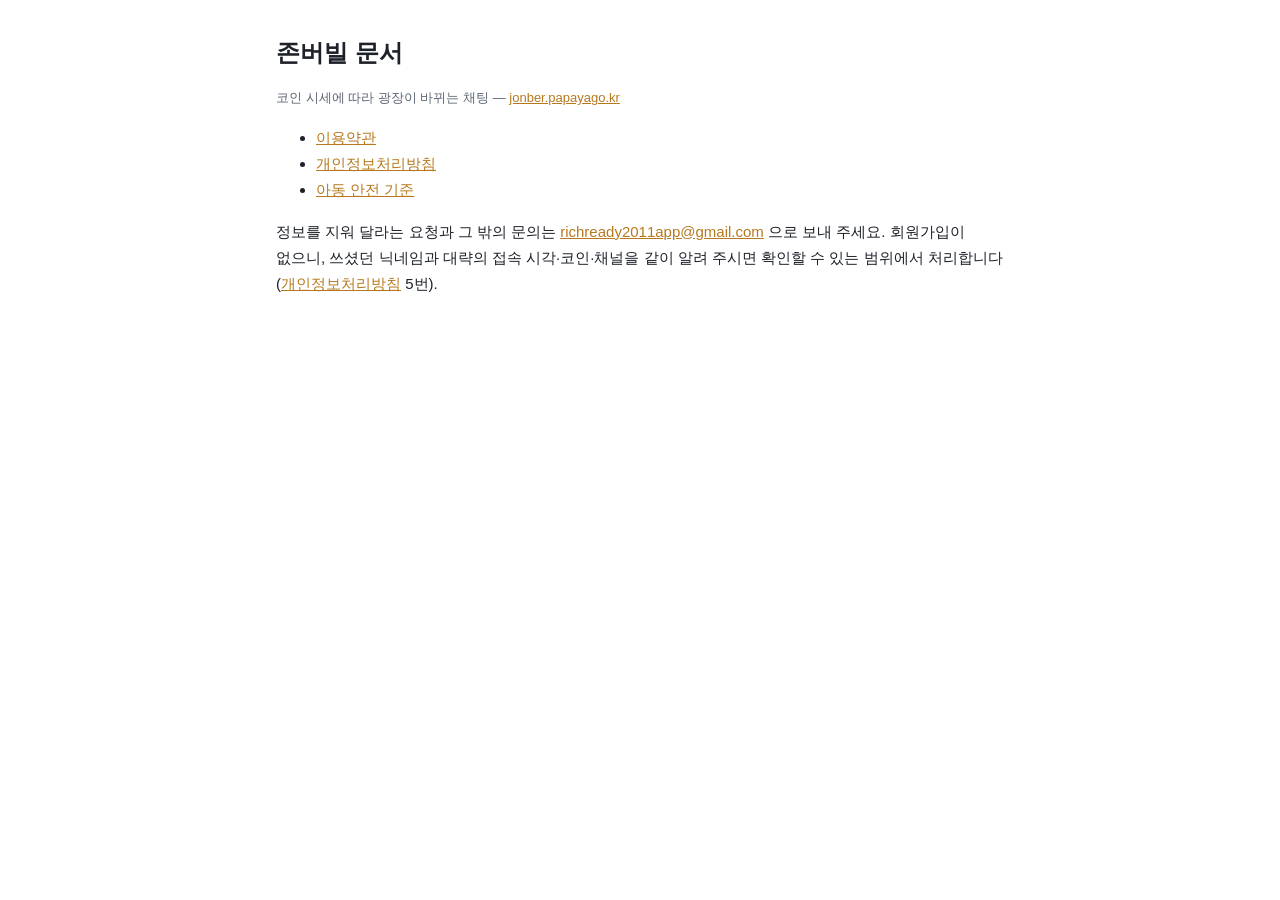
<file: index.html>
<!doctype html>
<html lang="ko">
<head>
<meta charset="utf-8">
<meta name="viewport" content="width=device-width, initial-scale=1">
<title>존버빌 문서</title>
<link rel="stylesheet" href="style.css">
</head>
<body>
<main>
<h1>존버빌 문서</h1>
<p class="meta">코인 시세에 따라 광장이 바뀌는 채팅 — <a href="https://jonber.papayago.kr">jonber.papayago.kr</a></p>
<ul>
<li><a href="terms.html">이용약관</a></li>
<li><a href="privacy.html">개인정보처리방침</a></li>
<li><a href="child-safety.html">아동 안전 기준</a></li>
</ul>
<p>정보를 지워 달라는 요청과 그 밖의 문의는 <a href="mailto:richready2011app@gmail.com">richready2011app@gmail.com</a> 으로 보내 주세요.
회원가입이 없으니, 쓰셨던 닉네임과 대략의 접속 시각·코인·채널을 같이 알려 주시면 확인할 수 있는 범위에서 처리합니다
(<a href="privacy.html">개인정보처리방침</a> 5번).</p>
</main>
</body>
</html>
</file>
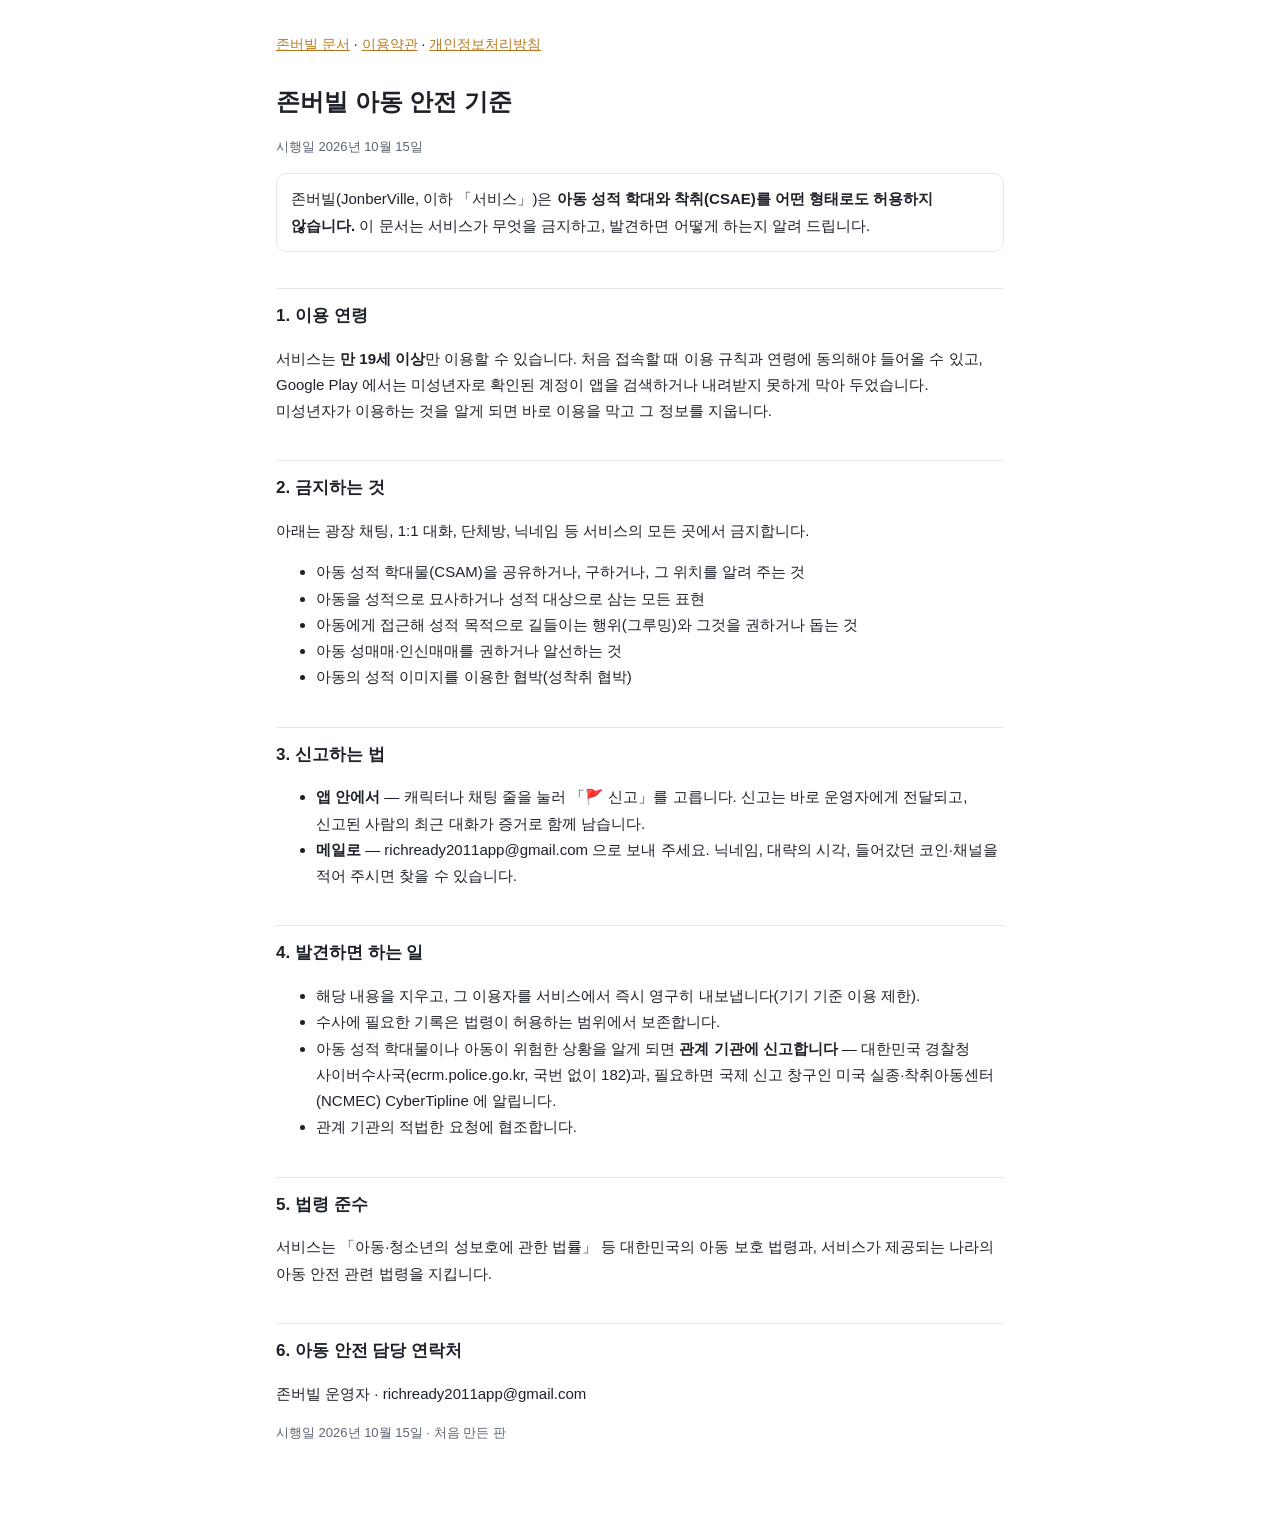
<file: child-safety.html>
<!doctype html>
<html lang="ko">
<head>
<meta charset="utf-8">
<meta name="viewport" content="width=device-width, initial-scale=1">
<title>존버빌 아동 안전 기준</title>
<link rel="stylesheet" href="style.css">
</head>
<body>
<main>
<nav><a href="./">존버빌 문서</a> · <a href="terms.html">이용약관</a> · <a href="privacy.html">개인정보처리방침</a></nav>
<h1>존버빌 아동 안전 기준</h1>
<p class="meta">시행일 2026년 10월 15일</p>

<p class="lead">
존버빌(JonberVille, 이하 「서비스」)은 <b>아동 성적 학대와 착취(CSAE)를 어떤 형태로도 허용하지 않습니다.</b>
이 문서는 서비스가 무엇을 금지하고, 발견하면 어떻게 하는지 알려 드립니다.
</p>

<h2>1. 이용 연령</h2>
<p>서비스는 <b>만 19세 이상</b>만 이용할 수 있습니다. 처음 접속할 때 이용 규칙과 연령에 동의해야 들어올 수 있고,
Google Play 에서는 미성년자로 확인된 계정이 앱을 검색하거나 내려받지 못하게 막아 두었습니다.
미성년자가 이용하는 것을 알게 되면 바로 이용을 막고 그 정보를 지웁니다.</p>

<h2>2. 금지하는 것</h2>
<p>아래는 광장 채팅, 1:1 대화, 단체방, 닉네임 등 서비스의 모든 곳에서 금지합니다.</p>
<ul>
<li>아동 성적 학대물(CSAM)을 공유하거나, 구하거나, 그 위치를 알려 주는 것</li>
<li>아동을 성적으로 묘사하거나 성적 대상으로 삼는 모든 표현</li>
<li>아동에게 접근해 성적 목적으로 길들이는 행위(그루밍)와 그것을 권하거나 돕는 것</li>
<li>아동 성매매·인신매매를 권하거나 알선하는 것</li>
<li>아동의 성적 이미지를 이용한 협박(성착취 협박)</li>
</ul>

<h2>3. 신고하는 법</h2>
<ul>
<li><b>앱 안에서</b> — 캐릭터나 채팅 줄을 눌러 「🚩 신고」를 고릅니다. 신고는 바로 운영자에게 전달되고,
신고된 사람의 최근 대화가 증거로 함께 남습니다.</li>
<li><b>메일로</b> — richready2011app@gmail.com 으로 보내 주세요. 닉네임, 대략의 시각, 들어갔던 코인·채널을 적어 주시면 찾을 수 있습니다.</li>
</ul>

<h2>4. 발견하면 하는 일</h2>
<ul>
<li>해당 내용을 지우고, 그 이용자를 서비스에서 즉시 영구히 내보냅니다(기기 기준 이용 제한).</li>
<li>수사에 필요한 기록은 법령이 허용하는 범위에서 보존합니다.</li>
<li>아동 성적 학대물이나 아동이 위험한 상황을 알게 되면 <b>관계 기관에 신고합니다</b> —
대한민국 경찰청 사이버수사국(ecrm.police.go.kr, 국번 없이 182)과,
필요하면 국제 신고 창구인 미국 실종·착취아동센터(NCMEC) CyberTipline 에 알립니다.</li>
<li>관계 기관의 적법한 요청에 협조합니다.</li>
</ul>

<h2>5. 법령 준수</h2>
<p>서비스는 「아동·청소년의 성보호에 관한 법률」 등 대한민국의 아동 보호 법령과,
서비스가 제공되는 나라의 아동 안전 관련 법령을 지킵니다.</p>

<h2>6. 아동 안전 담당 연락처</h2>
<p>존버빌 운영자 · richready2011app@gmail.com</p>

<p class="meta">시행일 2026년 10월 15일 · 처음 만든 판</p>
</main>
</body>
</html>
</file>
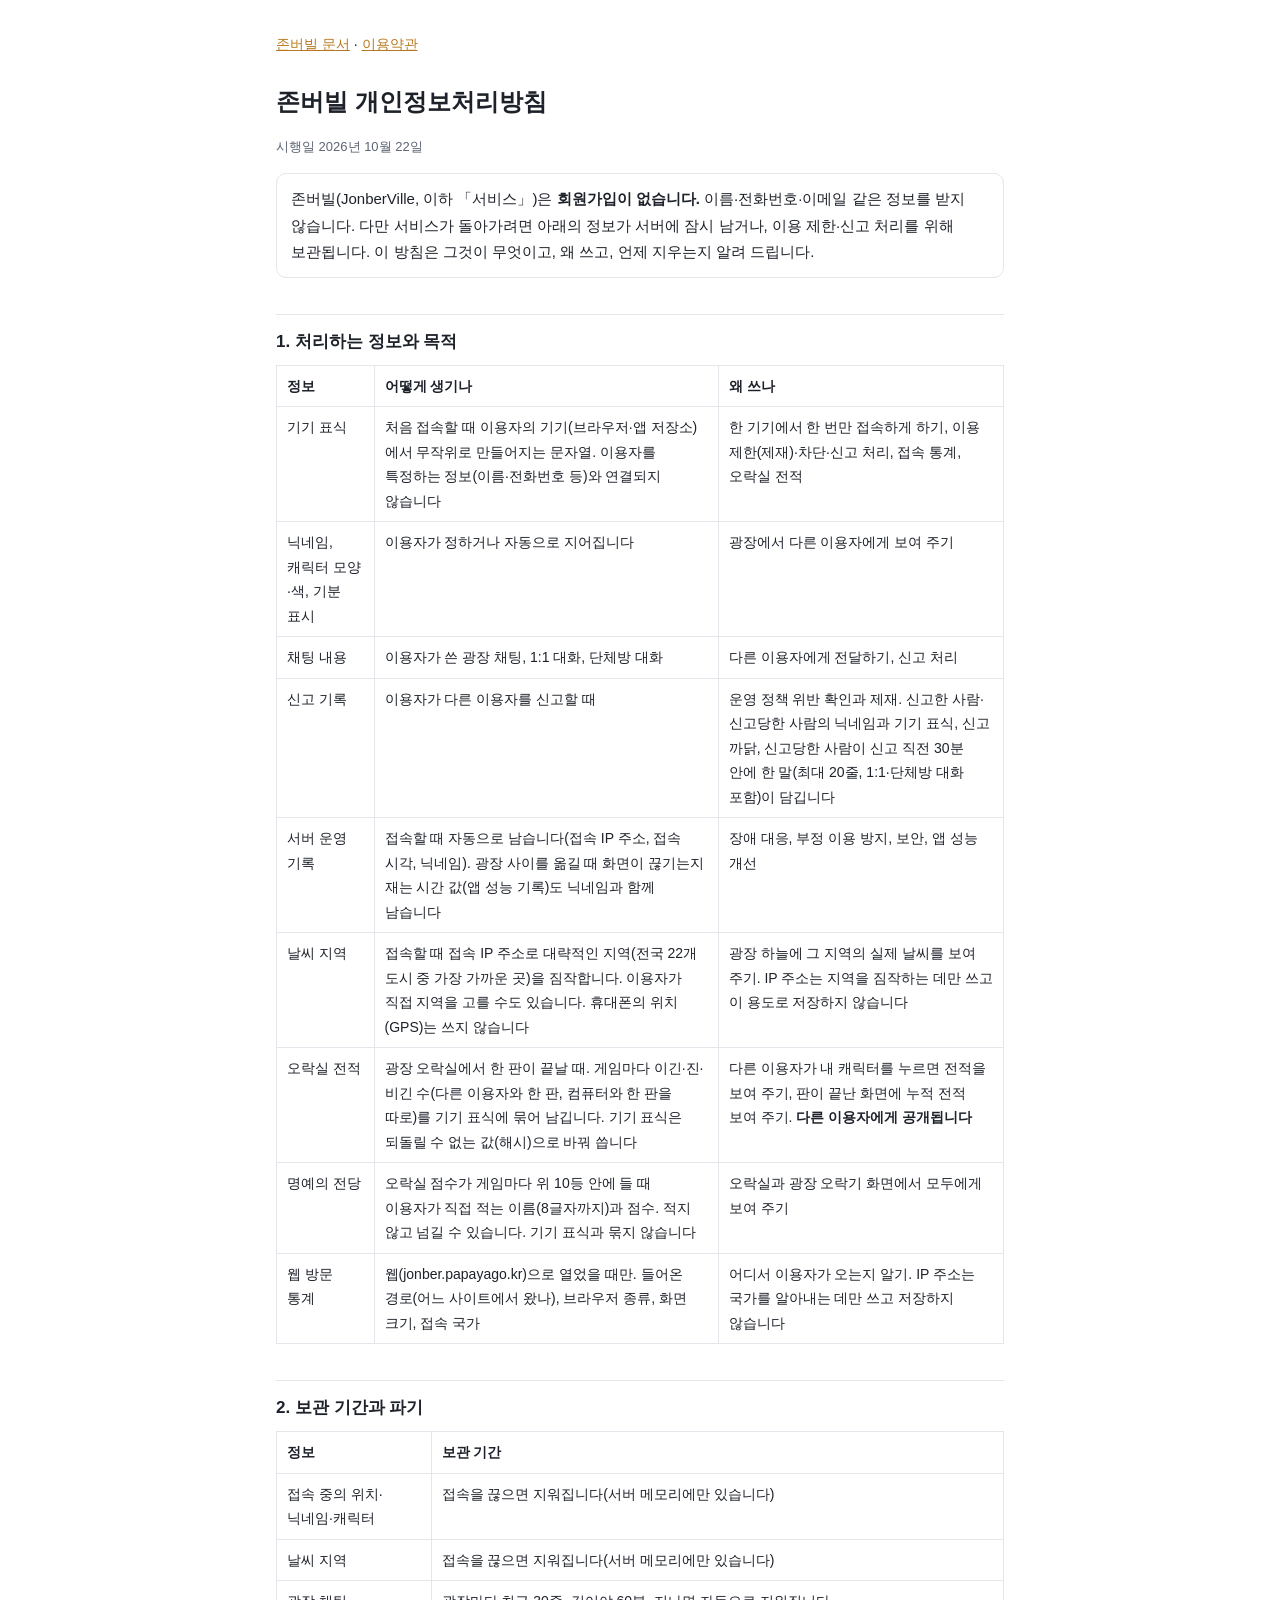
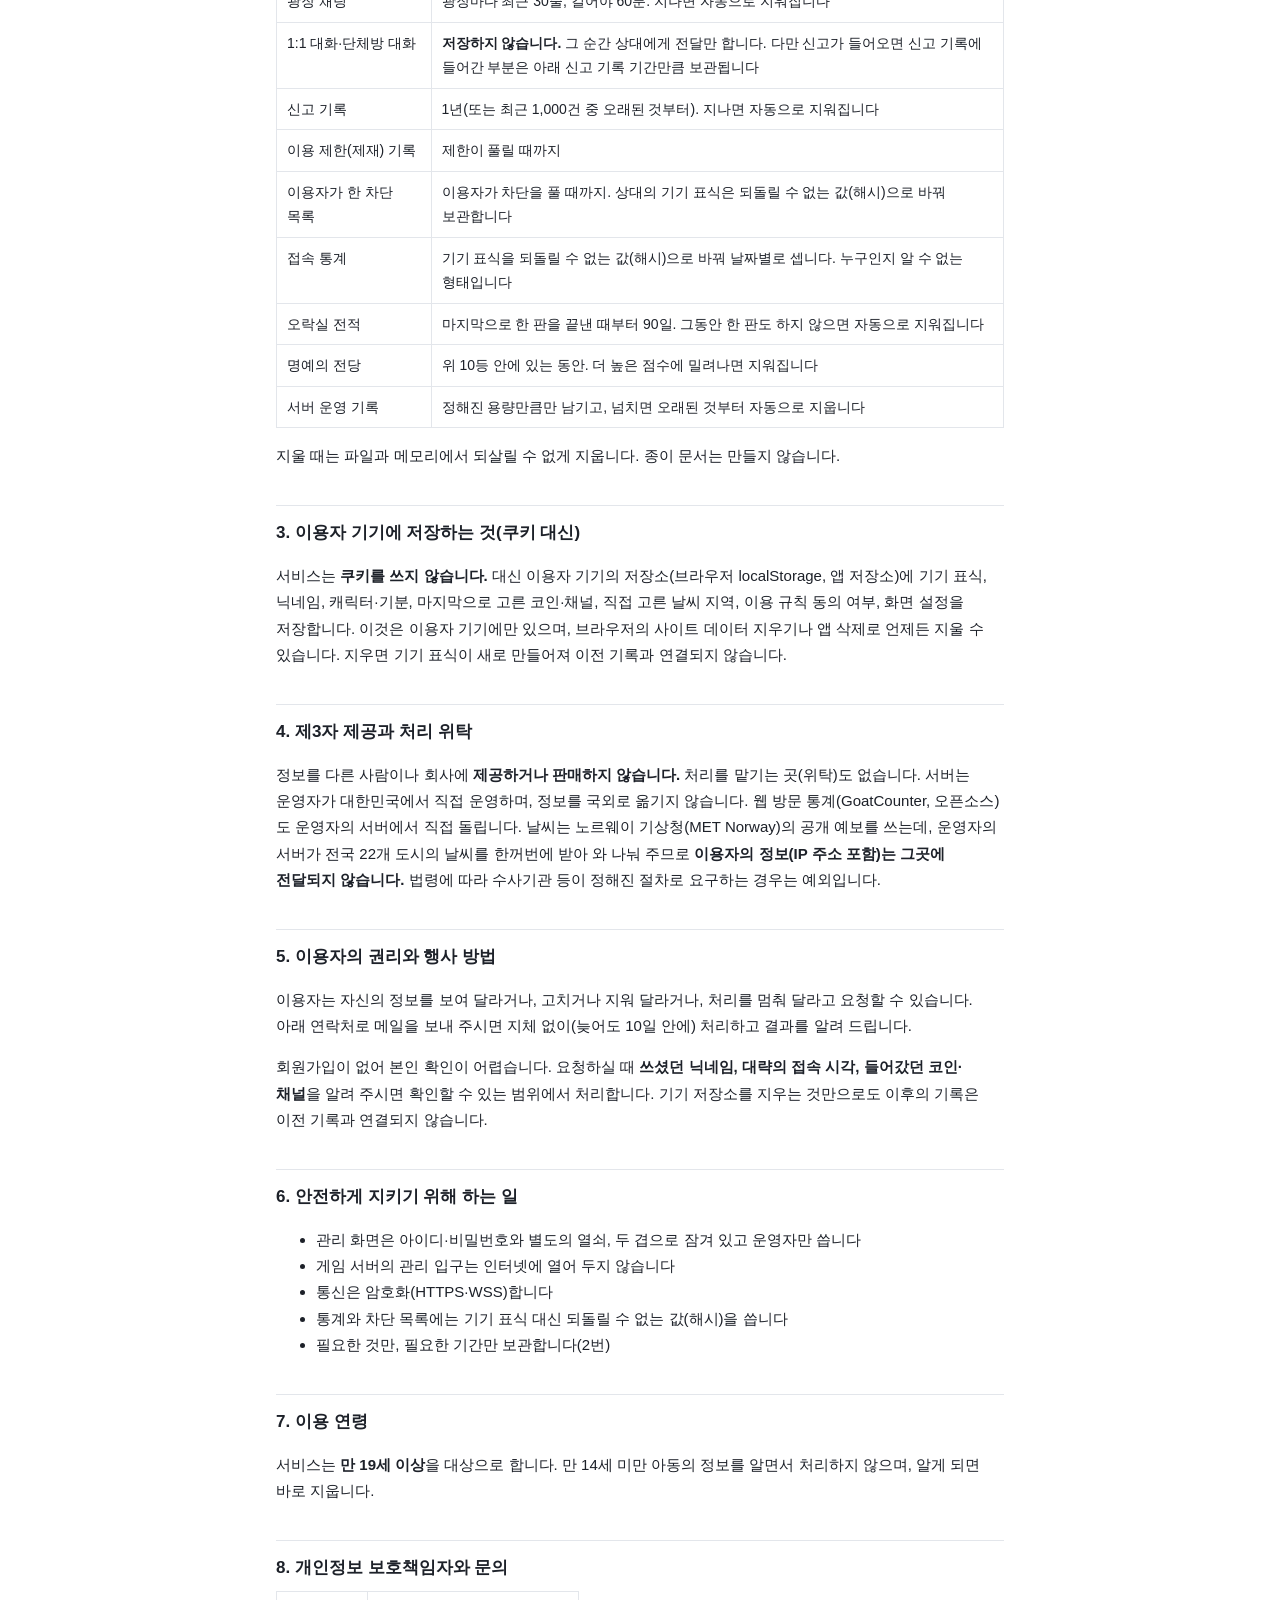
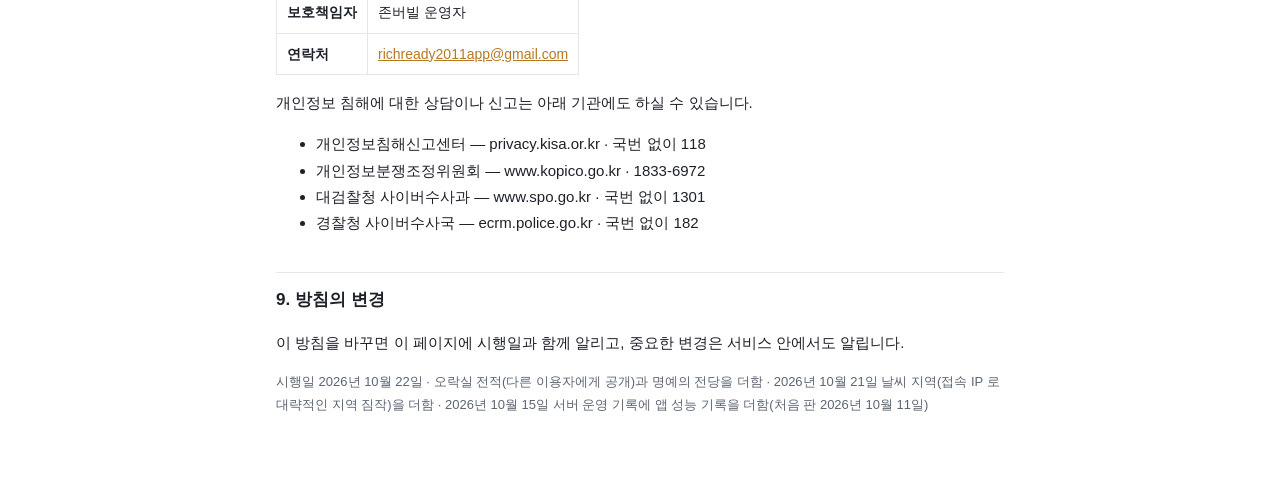
<file: privacy.html>
<!doctype html>
<html lang="ko">
<head>
<meta charset="utf-8">
<meta name="viewport" content="width=device-width, initial-scale=1">
<title>존버빌 개인정보처리방침</title>
<link rel="stylesheet" href="style.css">
</head>
<body>
<main>
<nav><a href="./">존버빌 문서</a> · <a href="terms.html">이용약관</a></nav>
<h1>존버빌 개인정보처리방침</h1>
<p class="meta">시행일 2026년 10월 22일</p>

<p class="lead">
존버빌(JonberVille, 이하 「서비스」)은 <b>회원가입이 없습니다.</b> 이름·전화번호·이메일 같은 정보를 받지 않습니다.
다만 서비스가 돌아가려면 아래의 정보가 서버에 잠시 남거나, 이용 제한·신고 처리를 위해 보관됩니다.
이 방침은 그것이 무엇이고, 왜 쓰고, 언제 지우는지 알려 드립니다.
</p>

<h2>1. 처리하는 정보와 목적</h2>
<table>
<tr><th>정보</th><th>어떻게 생기나</th><th>왜 쓰나</th></tr>
<tr><td>기기 표식</td><td>처음 접속할 때 이용자의 기기(브라우저·앱 저장소)에서 무작위로 만들어지는 문자열. 이용자를 특정하는 정보(이름·전화번호 등)와 연결되지 않습니다</td>
  <td>한 기기에서 한 번만 접속하게 하기, 이용 제한(제재)·차단·신고 처리, 접속 통계, 오락실 전적</td></tr>
<tr><td>닉네임, 캐릭터 모양·색, 기분 표시</td><td>이용자가 정하거나 자동으로 지어집니다</td><td>광장에서 다른 이용자에게 보여 주기</td></tr>
<tr><td>채팅 내용</td><td>이용자가 쓴 광장 채팅, 1:1 대화, 단체방 대화</td><td>다른 이용자에게 전달하기, 신고 처리</td></tr>
<tr><td>신고 기록</td><td>이용자가 다른 이용자를 신고할 때</td><td>운영 정책 위반 확인과 제재. 신고한 사람·신고당한 사람의 닉네임과 기기 표식, 신고 까닭, 신고당한 사람이 신고 직전 30분 안에 한 말(최대 20줄, 1:1·단체방 대화 포함)이 담깁니다</td></tr>
<tr><td>서버 운영 기록</td><td>접속할 때 자동으로 남습니다(접속 IP 주소, 접속 시각, 닉네임). 광장 사이를 옮길 때 화면이 끊기는지 재는 시간 값(앱 성능 기록)도 닉네임과 함께 남습니다</td><td>장애 대응, 부정 이용 방지, 보안, 앱 성능 개선</td></tr>
<tr><td>날씨 지역</td><td>접속할 때 접속 IP 주소로 대략적인 지역(전국 22개 도시 중 가장 가까운 곳)을 짐작합니다. 이용자가 직접 지역을 고를 수도 있습니다. 휴대폰의 위치(GPS)는 쓰지 않습니다</td><td>광장 하늘에 그 지역의 실제 날씨를 보여 주기. IP 주소는 지역을 짐작하는 데만 쓰고 이 용도로 저장하지 않습니다</td></tr>
<tr><td>오락실 전적</td><td>광장 오락실에서 한 판이 끝날 때. 게임마다 이긴·진·비긴 수(다른 이용자와 한 판, 컴퓨터와 한 판을 따로)를 기기 표식에 묶어 남깁니다. 기기 표식은 되돌릴 수 없는 값(해시)으로 바꿔 씁니다</td><td>다른 이용자가 내 캐릭터를 누르면 전적을 보여 주기, 판이 끝난 화면에 누적 전적 보여 주기. <b>다른 이용자에게 공개됩니다</b></td></tr>
<tr><td>명예의 전당</td><td>오락실 점수가 게임마다 위 10등 안에 들 때 이용자가 직접 적는 이름(8글자까지)과 점수. 적지 않고 넘길 수 있습니다. 기기 표식과 묶지 않습니다</td><td>오락실과 광장 오락기 화면에서 모두에게 보여 주기</td></tr>
<tr><td>웹 방문 통계</td><td>웹(jonber.papayago.kr)으로 열었을 때만. 들어온 경로(어느 사이트에서 왔나), 브라우저 종류, 화면 크기, 접속 국가</td><td>어디서 이용자가 오는지 알기. IP 주소는 국가를 알아내는 데만 쓰고 저장하지 않습니다</td></tr>
</table>

<h2>2. 보관 기간과 파기</h2>
<table>
<tr><th>정보</th><th>보관 기간</th></tr>
<tr><td>접속 중의 위치·닉네임·캐릭터</td><td>접속을 끊으면 지워집니다(서버 메모리에만 있습니다)</td></tr>
<tr><td>날씨 지역</td><td>접속을 끊으면 지워집니다(서버 메모리에만 있습니다)</td></tr>
<tr><td>광장 채팅</td><td>광장마다 최근 30줄, 길어야 60분. 지나면 자동으로 지워집니다</td></tr>
<tr><td>1:1 대화·단체방 대화</td><td><b>저장하지 않습니다.</b> 그 순간 상대에게 전달만 합니다. 다만 신고가 들어오면 신고 기록에 들어간 부분은 아래 신고 기록 기간만큼 보관됩니다</td></tr>
<tr><td>신고 기록</td><td>1년(또는 최근 1,000건 중 오래된 것부터). 지나면 자동으로 지워집니다</td></tr>
<tr><td>이용 제한(제재) 기록</td><td>제한이 풀릴 때까지</td></tr>
<tr><td>이용자가 한 차단 목록</td><td>이용자가 차단을 풀 때까지. 상대의 기기 표식은 되돌릴 수 없는 값(해시)으로 바꿔 보관합니다</td></tr>
<tr><td>접속 통계</td><td>기기 표식을 되돌릴 수 없는 값(해시)으로 바꿔 날짜별로 셉니다. 누구인지 알 수 없는 형태입니다</td></tr>
<tr><td>오락실 전적</td><td>마지막으로 한 판을 끝낸 때부터 90일. 그동안 한 판도 하지 않으면 자동으로 지워집니다</td></tr>
<tr><td>명예의 전당</td><td>위 10등 안에 있는 동안. 더 높은 점수에 밀려나면 지워집니다</td></tr>
<tr><td>서버 운영 기록</td><td>정해진 용량만큼만 남기고, 넘치면 오래된 것부터 자동으로 지웁니다</td></tr>
</table>
<p>지울 때는 파일과 메모리에서 되살릴 수 없게 지웁니다. 종이 문서는 만들지 않습니다.</p>

<h2>3. 이용자 기기에 저장하는 것(쿠키 대신)</h2>
<p>서비스는 <b>쿠키를 쓰지 않습니다.</b> 대신 이용자 기기의 저장소(브라우저 localStorage, 앱 저장소)에
기기 표식, 닉네임, 캐릭터·기분, 마지막으로 고른 코인·채널, 직접 고른 날씨 지역, 이용 규칙 동의 여부, 화면 설정을 저장합니다.
이것은 이용자 기기에만 있으며, 브라우저의 사이트 데이터 지우기나 앱 삭제로 언제든 지울 수 있습니다.
지우면 기기 표식이 새로 만들어져 이전 기록과 연결되지 않습니다.</p>

<h2>4. 제3자 제공과 처리 위탁</h2>
<p>정보를 다른 사람이나 회사에 <b>제공하거나 판매하지 않습니다.</b> 처리를 맡기는 곳(위탁)도 없습니다.
서버는 운영자가 대한민국에서 직접 운영하며, 정보를 국외로 옮기지 않습니다.
웹 방문 통계(GoatCounter, 오픈소스)도 운영자의 서버에서 직접 돌립니다.
날씨는 노르웨이 기상청(MET Norway)의 공개 예보를 쓰는데, 운영자의 서버가 전국 22개 도시의 날씨를 한꺼번에 받아 와
나눠 주므로 <b>이용자의 정보(IP 주소 포함)는 그곳에 전달되지 않습니다.</b>
법령에 따라 수사기관 등이 정해진 절차로 요구하는 경우는 예외입니다.</p>

<h2>5. 이용자의 권리와 행사 방법</h2>
<p>이용자는 자신의 정보를 보여 달라거나, 고치거나 지워 달라거나, 처리를 멈춰 달라고 요청할 수 있습니다.
아래 연락처로 메일을 보내 주시면 지체 없이(늦어도 10일 안에) 처리하고 결과를 알려 드립니다.</p>
<p>회원가입이 없어 본인 확인이 어렵습니다. 요청하실 때 <b>쓰셨던 닉네임, 대략의 접속 시각, 들어갔던 코인·채널</b>을
알려 주시면 확인할 수 있는 범위에서 처리합니다. 기기 저장소를 지우는 것만으로도 이후의 기록은 이전 기록과 연결되지 않습니다.</p>

<h2>6. 안전하게 지키기 위해 하는 일</h2>
<ul>
<li>관리 화면은 아이디·비밀번호와 별도의 열쇠, 두 겹으로 잠겨 있고 운영자만 씁니다</li>
<li>게임 서버의 관리 입구는 인터넷에 열어 두지 않습니다</li>
<li>통신은 암호화(HTTPS·WSS)합니다</li>
<li>통계와 차단 목록에는 기기 표식 대신 되돌릴 수 없는 값(해시)을 씁니다</li>
<li>필요한 것만, 필요한 기간만 보관합니다(2번)</li>
</ul>

<h2>7. 이용 연령</h2>
<p>서비스는 <b>만 19세 이상</b>을 대상으로 합니다. 만 14세 미만 아동의 정보를 알면서 처리하지 않으며, 알게 되면 바로 지웁니다.</p>

<h2>8. 개인정보 보호책임자와 문의</h2>
<table>
<tr><th>보호책임자</th><td>존버빌 운영자</td></tr>
<tr><th>연락처</th><td><a href="mailto:richready2011app@gmail.com">richready2011app@gmail.com</a></td></tr>
</table>
<p>개인정보 침해에 대한 상담이나 신고는 아래 기관에도 하실 수 있습니다.</p>
<ul>
<li>개인정보침해신고센터 — privacy.kisa.or.kr · 국번 없이 118</li>
<li>개인정보분쟁조정위원회 — www.kopico.go.kr · 1833-6972</li>
<li>대검찰청 사이버수사과 — www.spo.go.kr · 국번 없이 1301</li>
<li>경찰청 사이버수사국 — ecrm.police.go.kr · 국번 없이 182</li>
</ul>

<h2>9. 방침의 변경</h2>
<p>이 방침을 바꾸면 이 페이지에 시행일과 함께 알리고, 중요한 변경은 서비스 안에서도 알립니다.</p>
<p class="meta">시행일 2026년 10월 22일 · 오락실 전적(다른 이용자에게 공개)과 명예의 전당을 더함 · 2026년 10월 21일 날씨 지역(접속 IP 로 대략적인 지역 짐작)을 더함 · 2026년 10월 15일 서버 운영 기록에 앱 성능 기록을 더함(처음 판 2026년 10월 11일)</p>
</main>
</body>
</html>
</file>
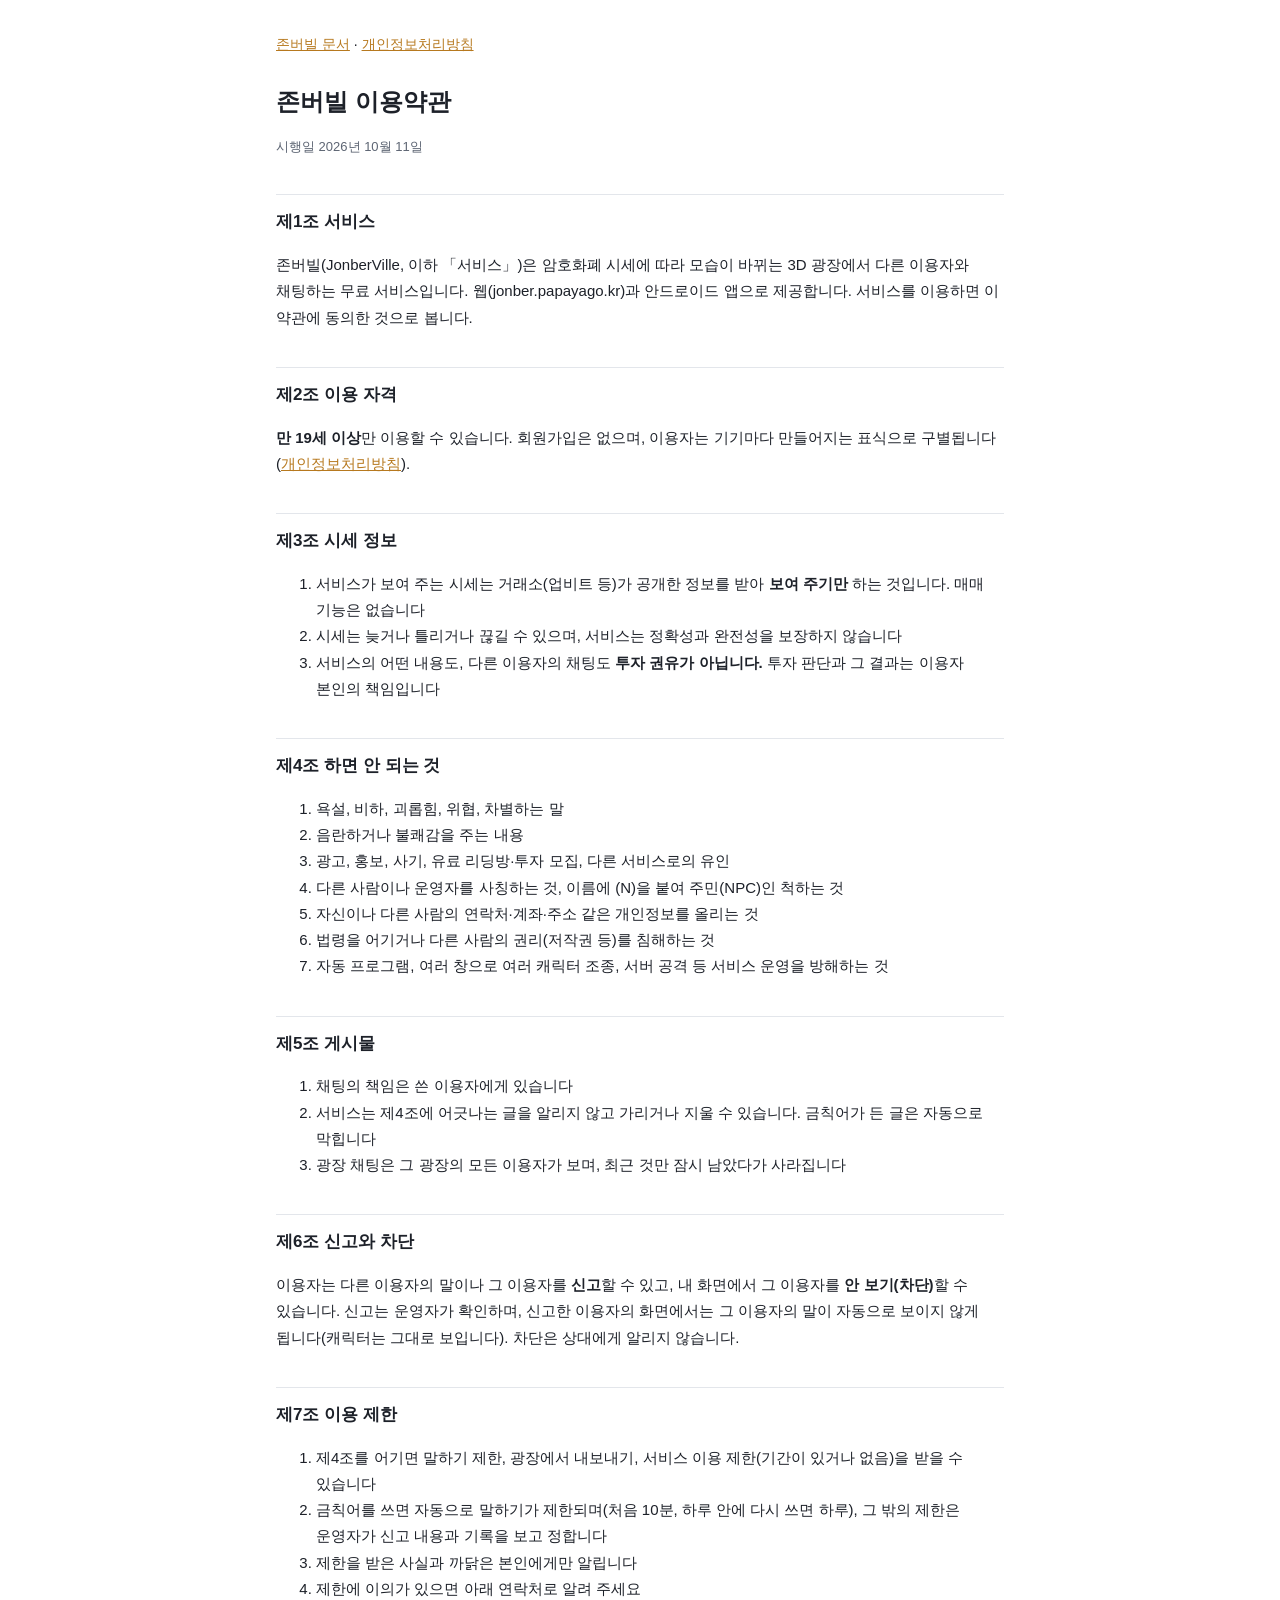
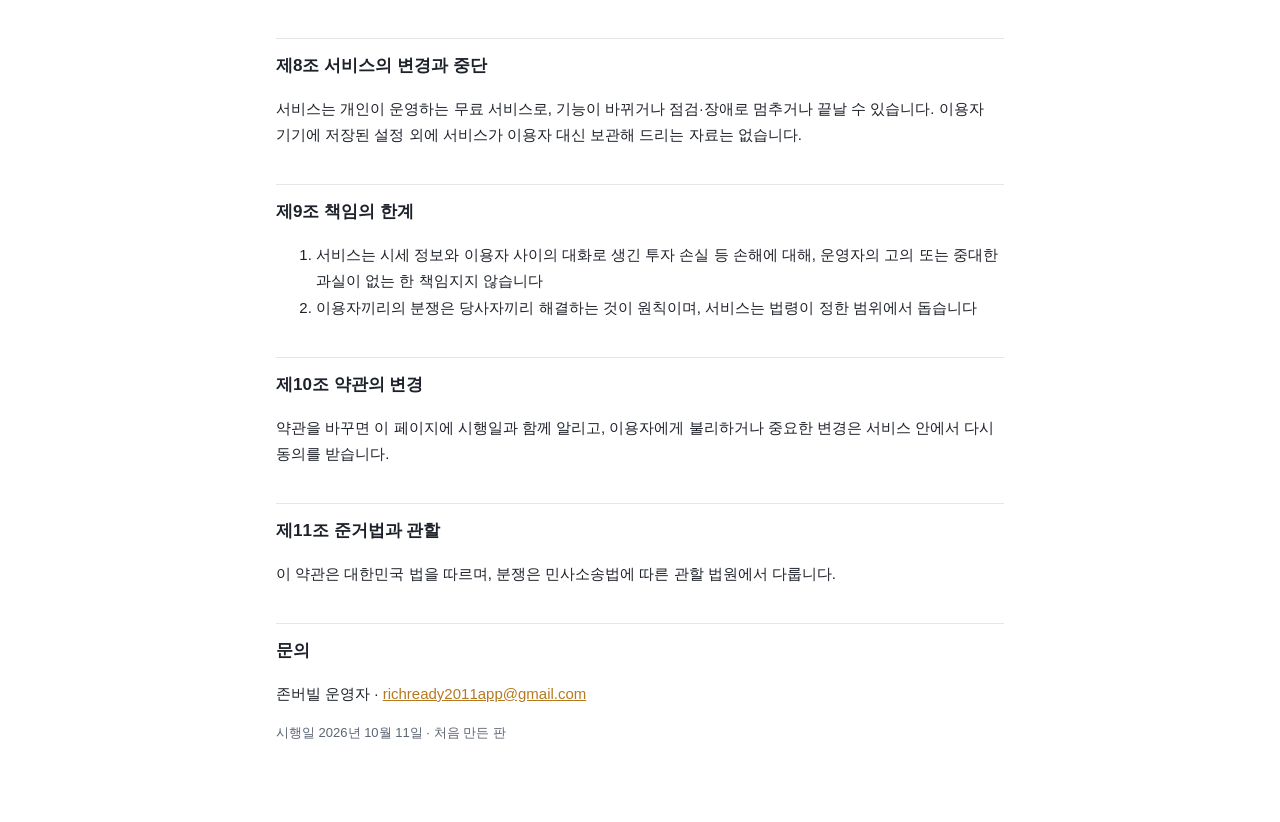
<file: terms.html>
<!doctype html>
<html lang="ko">
<head>
<meta charset="utf-8">
<meta name="viewport" content="width=device-width, initial-scale=1">
<title>존버빌 이용약관</title>
<link rel="stylesheet" href="style.css">
</head>
<body>
<main>
<nav><a href="./">존버빌 문서</a> · <a href="privacy.html">개인정보처리방침</a></nav>
<h1>존버빌 이용약관</h1>
<p class="meta">시행일 2026년 10월 11일</p>

<h2>제1조 서비스</h2>
<p>존버빌(JonberVille, 이하 「서비스」)은 암호화폐 시세에 따라 모습이 바뀌는 3D 광장에서 다른 이용자와 채팅하는 무료 서비스입니다.
웹(jonber.papayago.kr)과 안드로이드 앱으로 제공합니다. 서비스를 이용하면 이 약관에 동의한 것으로 봅니다.</p>

<h2>제2조 이용 자격</h2>
<p><b>만 19세 이상</b>만 이용할 수 있습니다. 회원가입은 없으며, 이용자는 기기마다 만들어지는 표식으로 구별됩니다
(<a href="privacy.html">개인정보처리방침</a>).</p>

<h2>제3조 시세 정보</h2>
<ol>
<li>서비스가 보여 주는 시세는 거래소(업비트 등)가 공개한 정보를 받아 <b>보여 주기만</b> 하는 것입니다. 매매 기능은 없습니다</li>
<li>시세는 늦거나 틀리거나 끊길 수 있으며, 서비스는 정확성과 완전성을 보장하지 않습니다</li>
<li>서비스의 어떤 내용도, 다른 이용자의 채팅도 <b>투자 권유가 아닙니다.</b> 투자 판단과 그 결과는 이용자 본인의 책임입니다</li>
</ol>

<h2>제4조 하면 안 되는 것</h2>
<ol>
<li>욕설, 비하, 괴롭힘, 위협, 차별하는 말</li>
<li>음란하거나 불쾌감을 주는 내용</li>
<li>광고, 홍보, 사기, 유료 리딩방·투자 모집, 다른 서비스로의 유인</li>
<li>다른 사람이나 운영자를 사칭하는 것, 이름에 (N)을 붙여 주민(NPC)인 척하는 것</li>
<li>자신이나 다른 사람의 연락처·계좌·주소 같은 개인정보를 올리는 것</li>
<li>법령을 어기거나 다른 사람의 권리(저작권 등)를 침해하는 것</li>
<li>자동 프로그램, 여러 창으로 여러 캐릭터 조종, 서버 공격 등 서비스 운영을 방해하는 것</li>
</ol>

<h2>제5조 게시물</h2>
<ol>
<li>채팅의 책임은 쓴 이용자에게 있습니다</li>
<li>서비스는 제4조에 어긋나는 글을 알리지 않고 가리거나 지울 수 있습니다. 금칙어가 든 글은 자동으로 막힙니다</li>
<li>광장 채팅은 그 광장의 모든 이용자가 보며, 최근 것만 잠시 남았다가 사라집니다</li>
</ol>

<h2>제6조 신고와 차단</h2>
<p>이용자는 다른 이용자의 말이나 그 이용자를 <b>신고</b>할 수 있고, 내 화면에서 그 이용자를 <b>안 보기(차단)</b>할 수 있습니다.
신고는 운영자가 확인하며, 신고한 이용자의 화면에서는 그 이용자의 말이 자동으로 보이지 않게 됩니다(캐릭터는 그대로 보입니다). 차단은 상대에게 알리지 않습니다.</p>

<h2>제7조 이용 제한</h2>
<ol>
<li>제4조를 어기면 말하기 제한, 광장에서 내보내기, 서비스 이용 제한(기간이 있거나 없음)을 받을 수 있습니다</li>
<li>금칙어를 쓰면 자동으로 말하기가 제한되며(처음 10분, 하루 안에 다시 쓰면 하루), 그 밖의 제한은 운영자가 신고 내용과 기록을 보고 정합니다</li>
<li>제한을 받은 사실과 까닭은 본인에게만 알립니다</li>
<li>제한에 이의가 있으면 아래 연락처로 알려 주세요</li>
</ol>

<h2>제8조 서비스의 변경과 중단</h2>
<p>서비스는 개인이 운영하는 무료 서비스로, 기능이 바뀌거나 점검·장애로 멈추거나 끝날 수 있습니다.
이용자 기기에 저장된 설정 외에 서비스가 이용자 대신 보관해 드리는 자료는 없습니다.</p>

<h2>제9조 책임의 한계</h2>
<ol>
<li>서비스는 시세 정보와 이용자 사이의 대화로 생긴 투자 손실 등 손해에 대해, 운영자의 고의 또는 중대한 과실이 없는 한 책임지지 않습니다</li>
<li>이용자끼리의 분쟁은 당사자끼리 해결하는 것이 원칙이며, 서비스는 법령이 정한 범위에서 돕습니다</li>
</ol>

<h2>제10조 약관의 변경</h2>
<p>약관을 바꾸면 이 페이지에 시행일과 함께 알리고, 이용자에게 불리하거나 중요한 변경은 서비스 안에서 다시 동의를 받습니다.</p>

<h2>제11조 준거법과 관할</h2>
<p>이 약관은 대한민국 법을 따르며, 분쟁은 민사소송법에 따른 관할 법원에서 다룹니다.</p>

<h2>문의</h2>
<p>존버빌 운영자 · <a href="mailto:richready2011app@gmail.com">richready2011app@gmail.com</a></p>
<p class="meta">시행일 2026년 10월 11일 · 처음 만든 판</p>
</main>
</body>
</html>
</file>
<file: style.css>
:root {
  --bg: #ffffff;
  --text: #1d2129;
  --muted: #5d6573;
  --line: #e3e6eb;
  --accent: #b7791f;
  color-scheme: light dark;
}
@media (prefers-color-scheme: dark) {
  :root {
    --bg: #11141a;
    --text: #e6e8ec;
    --muted: #9aa3b2;
    --line: #2a2f3a;
    --accent: #f5b73d;
  }
}
* {
  box-sizing: border-box;
}
body {
  margin: 0;
  background: var(--bg);
  color: var(--text);
  font: 15px/1.75 -apple-system, BlinkMacSystemFont, 'Apple SD Gothic Neo', 'Noto Sans KR', 'Malgun Gothic', sans-serif;
  word-break: keep-all;
}
main {
  max-width: 760px;
  margin: 0 auto;
  padding: 32px 16px 64px;
}
h1 {
  margin: 0 0 4px;
  font-size: 24px;
}
h2 {
  margin: 36px 0 8px;
  padding-top: 12px;
  border-top: 1px solid var(--line);
  font-size: 17px;
}
.meta {
  color: var(--muted);
  font-size: 13px;
}
a {
  color: var(--accent);
}
table {
  width: 100%;
  border-collapse: collapse;
  font-size: 14px;
  display: block;
  overflow-x: auto;
}
th,
td {
  padding: 8px 10px;
  border: 1px solid var(--line);
  text-align: left;
  vertical-align: top;
}
th {
  white-space: nowrap;
}
.lead {
  padding: 12px 14px;
  border: 1px solid var(--line);
  border-radius: 10px;
}
nav {
  margin-bottom: 24px;
  font-size: 14px;
}
</file>
